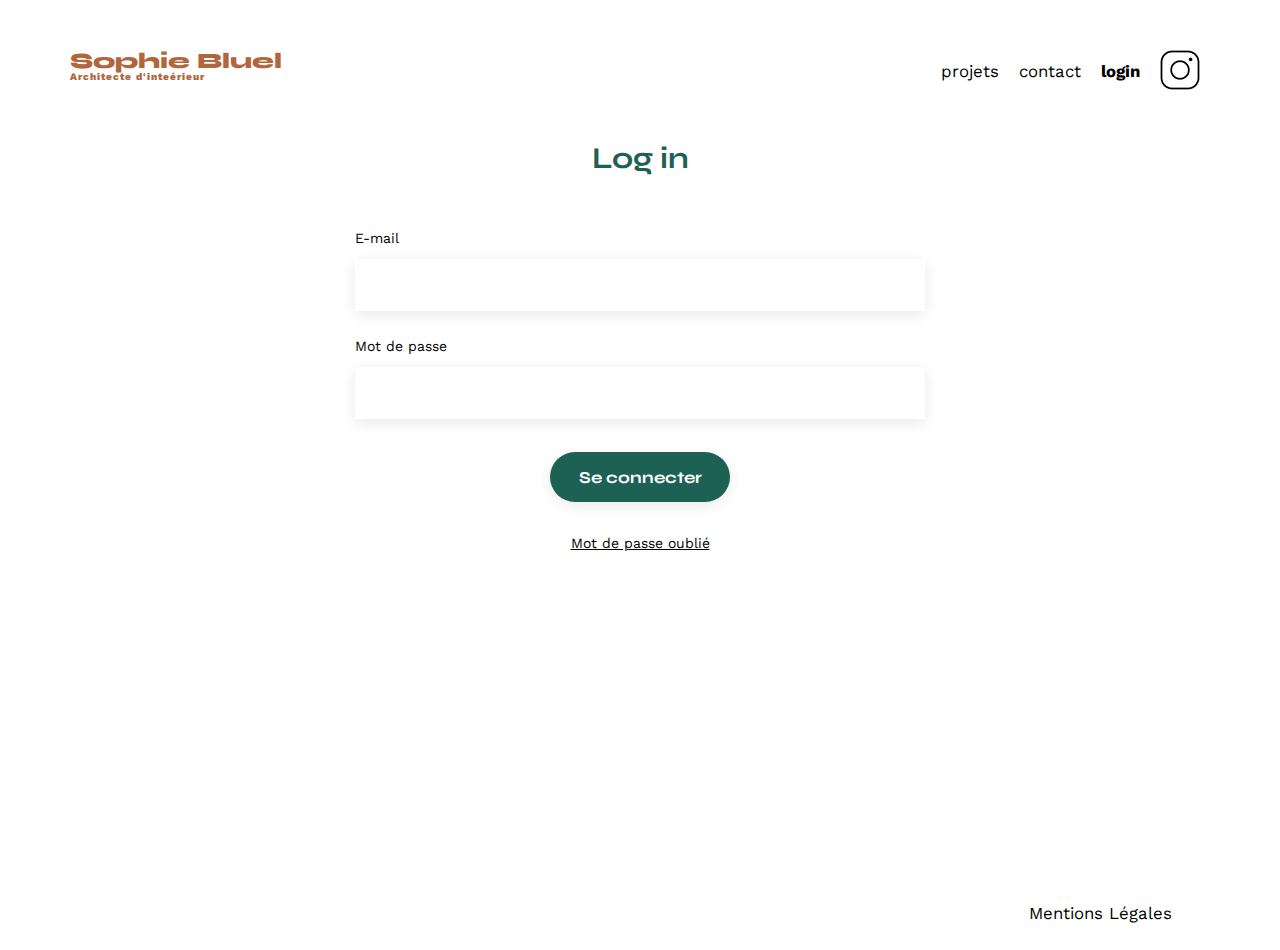
<file: FrontEnd/connexion.html>
<!DOCTYPE html>
<html lang="fr">

<head>
	<meta charset="UTF-8">
	<title>Sophie Bluel - Connexion</title>
	<meta name="viewport" content="width=device-width, initial-scale=1.0">
	<link rel="preconnect" href="https://fonts.googleapis.com">
	<link rel="preconnect" href="https://fonts.gstatic.com" crossorigin>
	<link href="https://fonts.googleapis.com/css2?family=Syne:wght@700;800&family=Work+Sans&display=swap" rel="stylesheet">
	<meta name="description" content="">
	<link rel="stylesheet" href="./assets/style.css">
	<script type="module" src="./JS/connexion.js"></script>
</head>

<body>

    <header>
        
        <div class="en-tete">
            <a href='./index.html' class="lien-logo">
            <h1>Sophie Bluel <span>Architecte d'inteérieur</span></h1>
            </a>
        
            <nav>
                <ul>
                    <li>projets</li>
                    <li>contact</li>
                    <li style="font-weight:bold">login</li>
                    <li><img src="./assets/icons/instagram.png" alt="Instagram"></li>
                </ul>
            </nav>
        </div>
    
    </header>
    
    <main>

        <section id="formulaire-connexion">

            <h2>Log in</h2>

            <form>
                <label for="email">E-mail</label>
                <input type="email" name="email" id="email-connexion" required>
                <label for="mdp">Mot de passe</label>
                <input type="text" name="mdp" id="mdp-connexion" required>
                <input type="submit" value="Se connecter" id="bouton-connexion">
                <div id="message-erreur-connexion"></div>
                <a id="mdp-oublie">Mot de passe oublié</a>
            </form>

        </section>

    </main>

    <footer id="footer-connexion">

        <nav>

            <ul>
                <li>Mentions Légales</li>
            </ul>

        </nav>

    </footer>

</body>
</file>
<file: FrontEnd/assets/style.css>
/* http://meyerweb.com/eric/tools/css/reset/
   v2.0 | 20110126
   License: none (public domain)
*/

html, body, div, span, applet, object, iframe,
h1, h2, h3, h4, h5, h6, p, blockquote, pre,
a, abbr, acronym, address, big, cite, code,
del, dfn, em, img, ins, kbd, q, s, samp,
small, strike, strong, sub, sup, tt, var,
b, u, i, center,
dl, dt, dd, ol, ul, li,
fieldset, form, label, legend,
table, caption, tbody, tfoot, thead, tr, th, td,
article, aside, canvas, details, embed,
figure, figcaption, footer, header, hgroup,
menu, nav, output, ruby, section, summary,
time, mark, audio, video {
	margin: 0;
	padding: 0;
	border: 0;
	font-size: 100%;
	font: inherit;
	vertical-align: baseline;
}
/* HTML5 display-role reset for older browsers */
article, aside, details, figcaption, figure,
footer, header, hgroup, menu, nav, section {
	display: block;
}
body {
	line-height: 1;
}
ol, ul {
	list-style: none;
}
blockquote, q {
	quotes: none;
}
blockquote:before, blockquote:after,
q:before, q:after {
	content: '';
	content: none;
}
table {
	border-collapse: collapse;
	border-spacing: 0;
}
/** end reset css**/
body {
	max-width: 1140px;
	margin: auto;
	font-family: 'Work Sans' ;
	font-size: 14px;
}

header {
	display: flex;
	flex-direction: column;
}

.en-tete {
	display: flex;
	justify-content: space-between;
	margin: 50px 0
}

.lien-logo, .lien-entete {
	text-decoration: none;
	color : black;
}

section {
	margin: 50px 0
}

h1{
	display: flex;
	flex-direction: column;
	font-family: 'Syne';
	font-size: 22px;
	font-weight: 800;
	color: #B1663C
}

h1 > span {
	font-family: 'Work Sans';
	font-size:10px;
	letter-spacing: 0.1em;
}

h2{
	font-family: 'Syne';
	font-weight: 700;
	font-size: 30px;
	color: #1D6154
}
nav ul {
	display: flex;
	align-items: center;
	list-style-type: none;
}
nav li {
	padding: 0 10px;
	font-size: 1.2em;
}

li a:hover {
	color: #B1663C;
}

#lien-logout {
	position: relative;
	right : 17px;
}

#introduction {
	display: flex;
	align-items: center;
}
#introduction figure {
	flex: 1
}
#introduction img {
	display: block;
	margin: auto;
	width: 80%;
}

#introduction article {
	flex: 1
}
#introduction h2 {
	margin-bottom: 1em;
}

#introduction p {
	margin-bottom: 0.5em;
}
#portfolio h2 {
	text-align: center;
	margin-bottom: 1em;
}

#titre-projets {
    display: flex;
    justify-content: center;
	align-items: center;
}

.filtres {
	display: flex;
	margin :0px auto 50px auto;
	width : 62%;
	justify-content: space-between;
}

.bouton-filtre {
	padding: 0px 20px 0px 20px;
	height: 37px;

	background: none;
	border: 1px solid #1D6154;
	border-radius: 60px;
	font-family: 'Syne';
	font-style: normal;
	font-weight: 700;
	font-size: 16px;
	line-height: 19px;
	text-align: center;
	color: #1D6154;
	cursor: pointer;
}

.bouton-filtre:hover {
	background: #1D6154;
	color: #FFFFFF;
}

.gallery {
	width: 100%;
	display: grid;
	grid-template-columns: 1fr 1fr 1fr;
	grid-column-gap: 20px;
	grid-row-gap: 20px;
}

.gallery img {
	width: 100%;

}

#contact, #formulaire-connexion {
	width: 50%;
	margin: auto;
}

#contact, #formulaire-connexion > * {
	text-align: center;

}

#contact h2, #formulaire-connexion h2{
	margin-bottom: 20px;
}

#contact form, #formulaire-connexion form  {
	text-align: left;
	margin-top:30px;
	display: flex;
	flex-direction: column;
}

#contact input, #formulaire-connexion input {
	height: 50px;
	font-size: 1.2em;
	border: none;
	box-shadow: 0px 4px 14px rgba(0, 0, 0, 0.09);
}

#contact label, #formulaire-connexion label {
	margin: 2em 0 1em 0;
}

#contact textarea, #formulaire-connexion textarea {
	border: none;
	box-shadow: 0px 4px 14px rgba(0, 0, 0, 0.09);
}

input[type="submit"]{
	font-family: 'Syne';
	font-weight: 700;
	color: white;
	background-color: #1D6154;
	margin : 2em auto ;
	width: 180px;
	text-align: center;
	border-radius: 60px ;
}

#bouton-connexion {
	cursor: pointer;
}

#mdp-oublie {
	text-align: center;
	text-decoration: underline;
	cursor: pointer;
}

footer nav ul {
	display: flex;
	justify-content: flex-end;
	margin: 2em;
}

#footer-connexion {
	margin-top : 355px;
}

/* STYLE ELEMENTS MODE EDITEUR */

.element-editeur {
	display : none;
}

#bandeau-editeur {
	position : fixed;
	top : 0;
	left : 0;
	display : flex;
	width: 100%;
	margin: 0;
	height : 60px;

	justify-content: center;
	align-items: center;
	background-color: black;
}

#icone-bandeau-editeur {
	display: flex;
	margin-right : 20px;
	color: white;
}

#bouton-bandeau-editeur {
	background: #FFFFFF;
	border-radius: 60px;
	padding : 11px 23px 11px 23px;

	font-family: 'Work Sans';
	font-style: normal;
	font-weight: 500;
	font-size: 14px;
	line-height: 16px;
	text-align: center;
	color: #000000;
	cursor: pointer;
}

.lien-modale {
	display: flex;
	text-decoration : none;
	color : black;
}

.fa-pen-to-square {
	margin-right : 7px;
}

#lien-edition-photo {
	width : 80px;
	margin-left: 10%;
	padding-top : 13px;
}

#lien-edition-projets {
    margin-left: 1em;
	margin-bottom : 30px;
}
</file>
